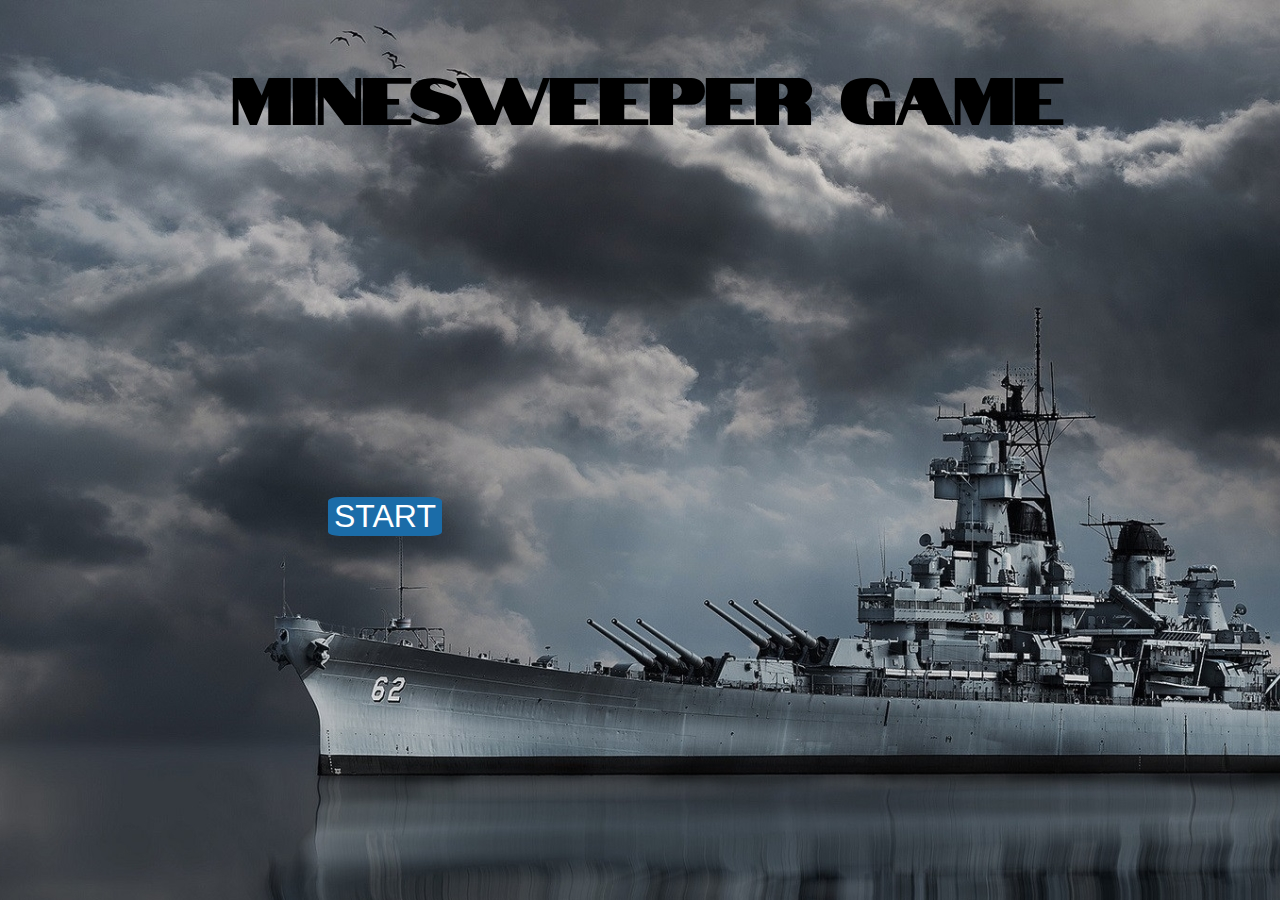
<file: index.html>
<!DOCTYPE html>
<html lang="en">
<head>
    <meta charset="UTF-8">
    <meta name="viewport" content="width=device-width, initial-scale=1.0">
    <title>MINESWEEPER</title>
    <link href="https://fonts.googleapis.com/css2?family=Notable&display=swap" rel="stylesheet"> 
    
</head>
<body id="body">
    
    <script src="app.js"></script>
    <link rel="stylesheet" type="text/css"  href="style.css">
</body>

</html>
</file>
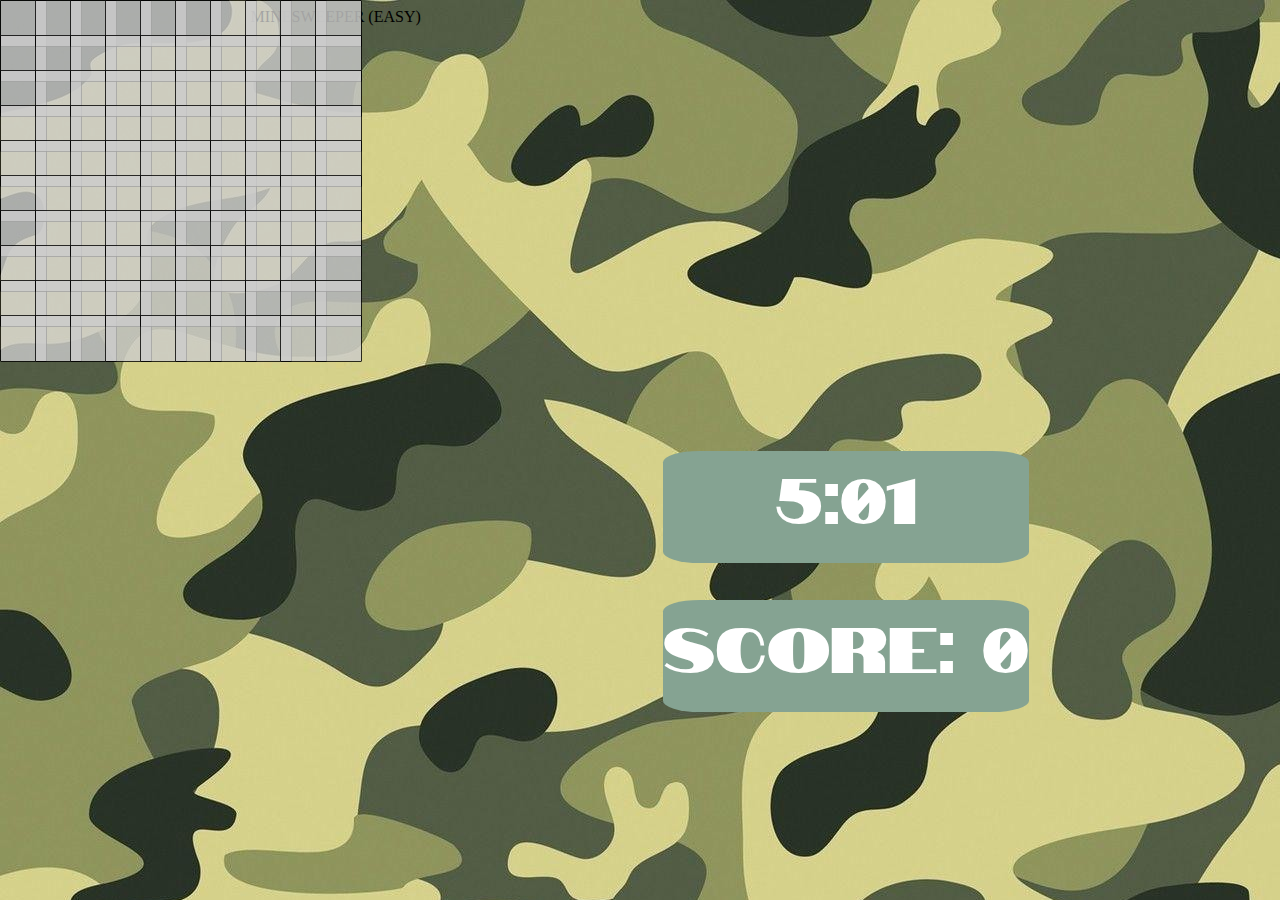
<file: easy.html>
<!DOCTYPE html>
<html lang="en">
<head>
    <meta charset="UTF-8">
    <meta name="viewport" content="width=device-width, initial-scale=1.0">
    <title>Document</title>
    <link href="https://fonts.googleapis.com/css2?family=Notable&display=swap" rel="stylesheet"> 
</head>
<body>
    <script src="easy.js"></script>
    <link rel="stylesheet" type="text/css"  href="gameStyle.css">
</body>
</html>
</file>
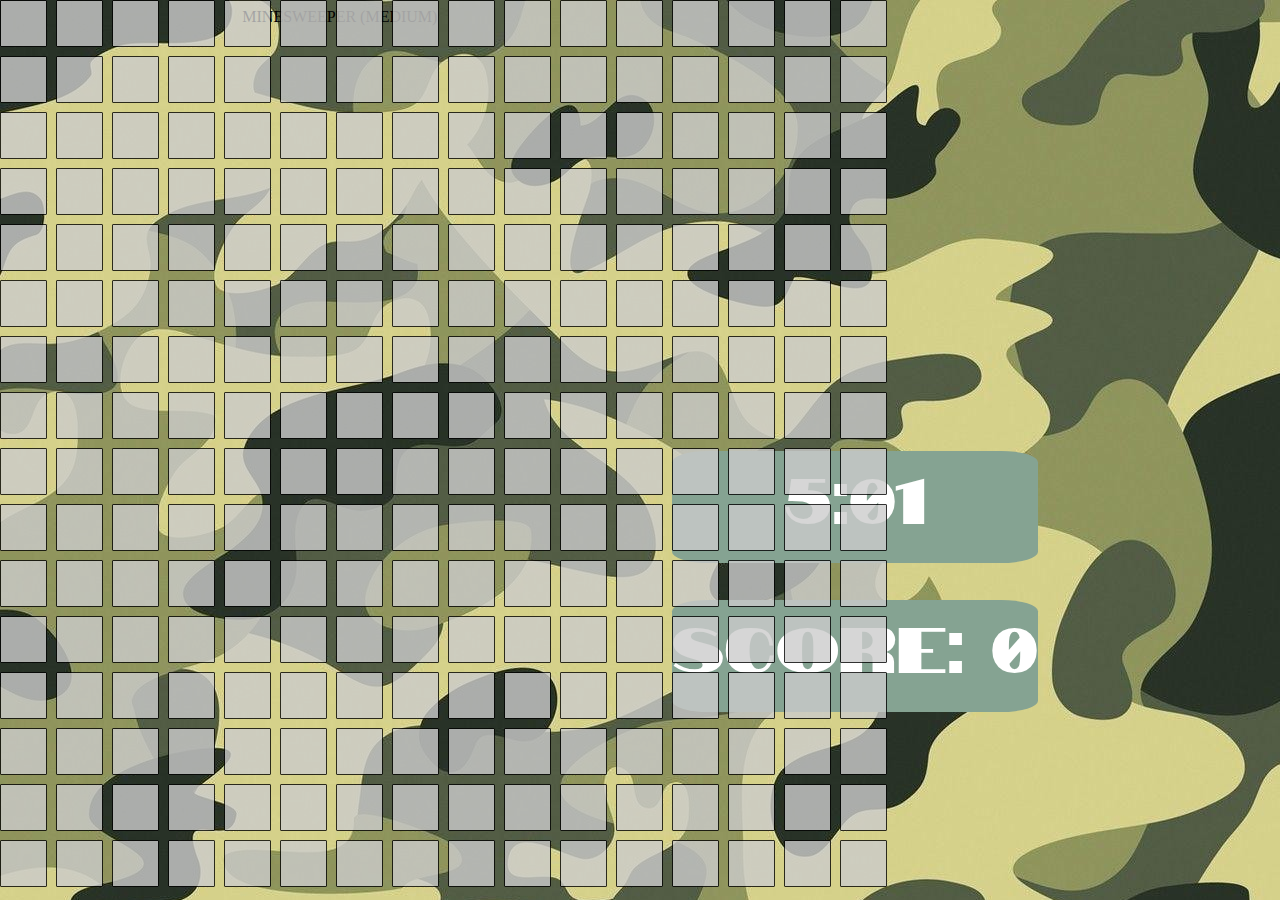
<file: game.html>
<!DOCTYPE html>
<html lang="en">
<head>
    <meta charset="UTF-8">
    <meta name="viewport" content="width=device-width, initial-scale=1.0">
    <title>MEDIUM</title>
    <link href="https://fonts.googleapis.com/css2?family=Notable&display=swap" rel="stylesheet"> 
</head>
<body>
    <script src="game.js"></script>
    <link rel="stylesheet" type="text/css"  href="gameStyle.css">
</body>
</html>
</file>
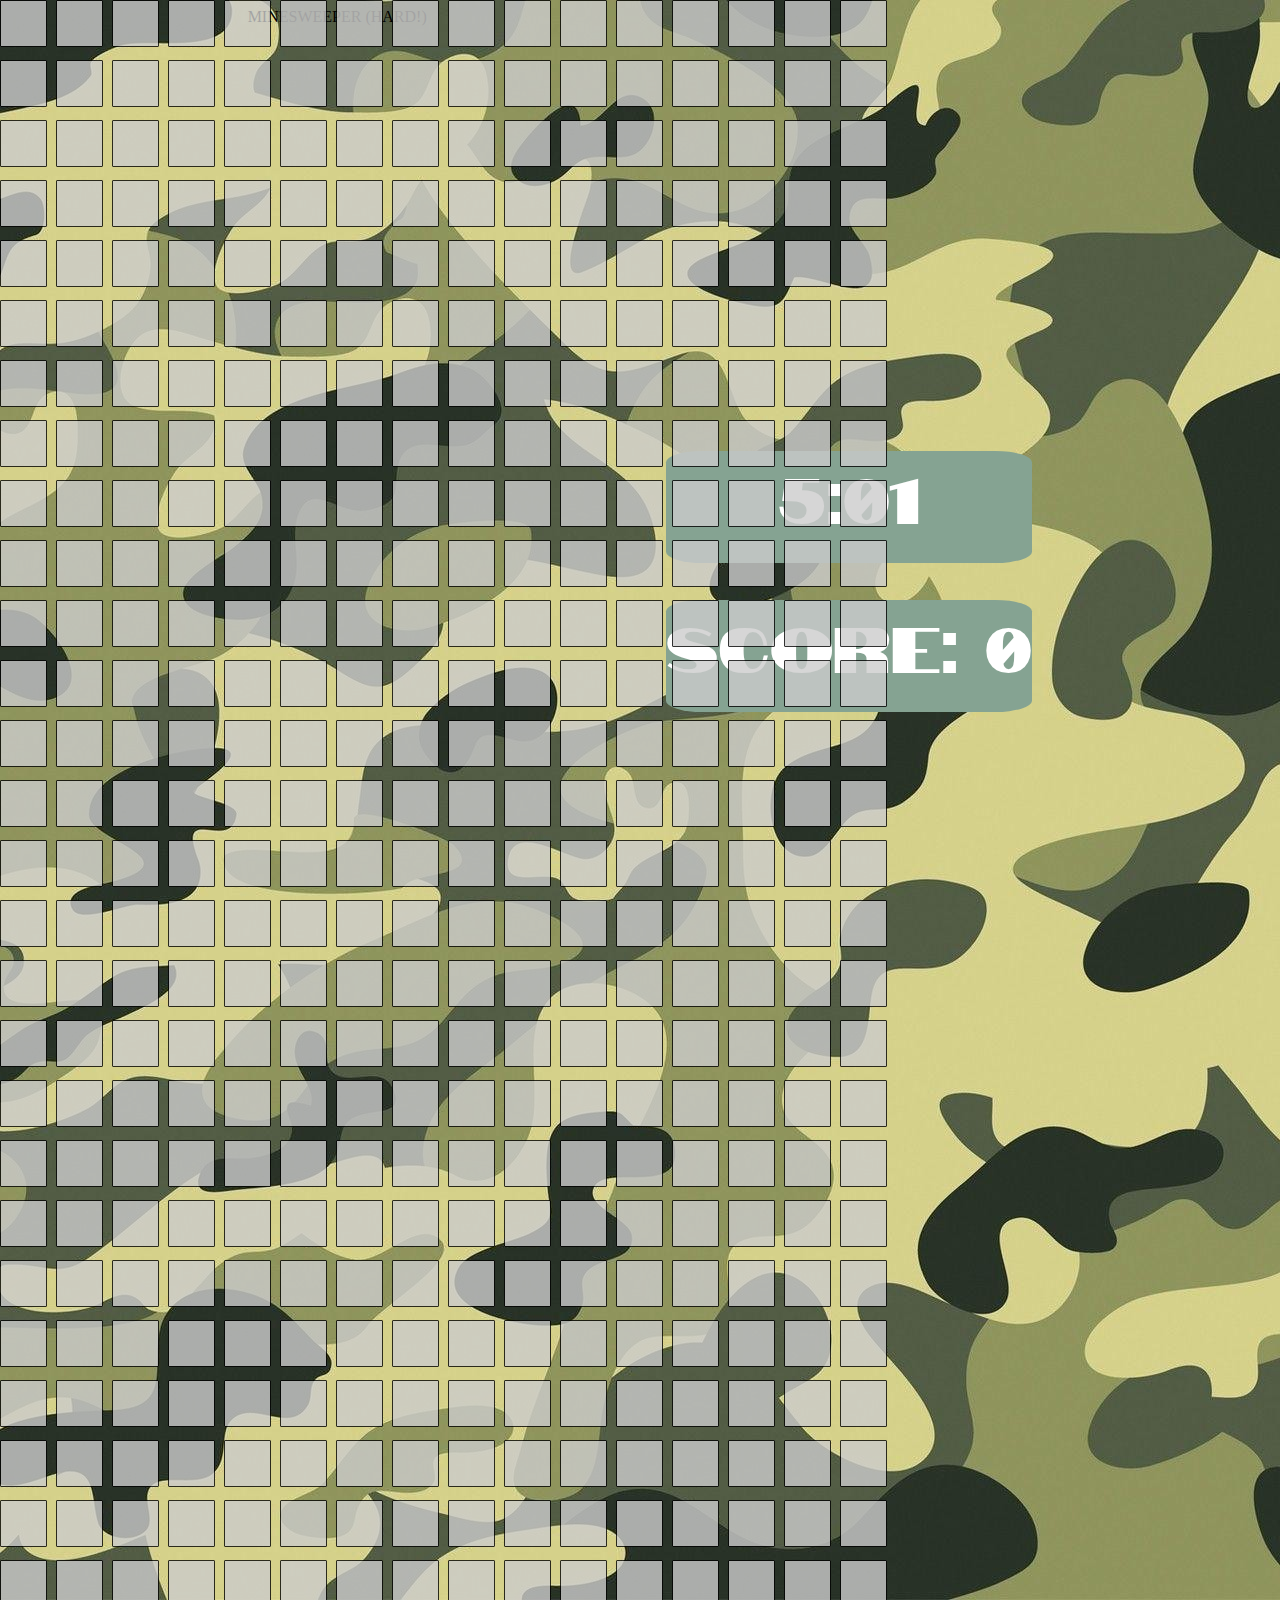
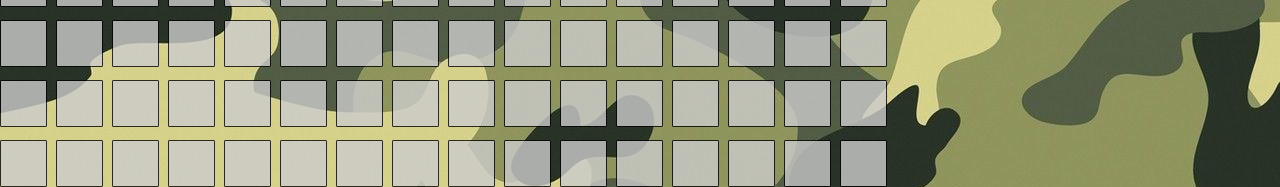
<file: hard.html>
<!DOCTYPE html>
<html lang="en">
<head>
    <meta charset="UTF-8">
    <meta name="viewport" content="width=device-width, initial-scale=1.0">
    <title>HARD</title>
    <link href="https://fonts.googleapis.com/css2?family=Notable&display=swap" rel="stylesheet"> 
</head>
<body>
    <script src="hard.js"></script>
    <link rel="stylesheet" type="text/css"  href="gameStyle.css">
</body>
</html>
</file>
<file: style.css>
button{
    height: 100%;
    width: 100%;
    border: none; 
    border-radius: 10%;
    background-color: #1b6ca8;
    color: white;
    font-size: xx-large;
    cursor: pointer;
}
body{
    display: flex;
    flex-direction: column;
    justify-content: center;
    overflow: hidden;
    font-family: 'Notable', sans-serif;
    height: 100%;
    width: 100%;
}

#btn{
    display: flex;
    justify-content: space-between;
    height: 20%;
    width: 50%;
    margin-left: 25%;
    margin-top: 25%;
}

h1{
    text-align: center;
    font-size: 400%;
}
</file>
<file: gameStyle.css>
body{
    display: flex;
    justify-content: space-evenly;
    background-image: url('gamebg.jpg');
    overflow: hidden;
}


#countdown,#scoreboard{
    font-size: 400%;
    border: none;
    border-radius: 10%;
    background-color: #85a392;
    color: white;
    font-family: 'Notable', sans-serif;
    height: 25%;
    width: 100%;
    text-align: center;
    margin-top: 20%;
    
}

#scoreboard{
    margin-top: 10%;
    
}

#base{
    margin-top: 5%;
    margin-left: 25%;
    /* position: absolute; */
    /* padding: 50px; */
    
}

.boxes{
    position: absolute;
    width: 45px;
    height: 45px;
    border-radius: 1px;
    border-width: 1px;
    border: solid black 1px;
    background-color: #cccccc;
    opacity: 0.8;
}

#panel{
    height: 50vh;
    width: 100%;
    display: flex;
    flex-direction: column;
}
h1{
    text-align: center;
    font-family: 'Notable', sans-serif;
    margin-top: 25vh;
    font-size: 500%;
}
</file>
